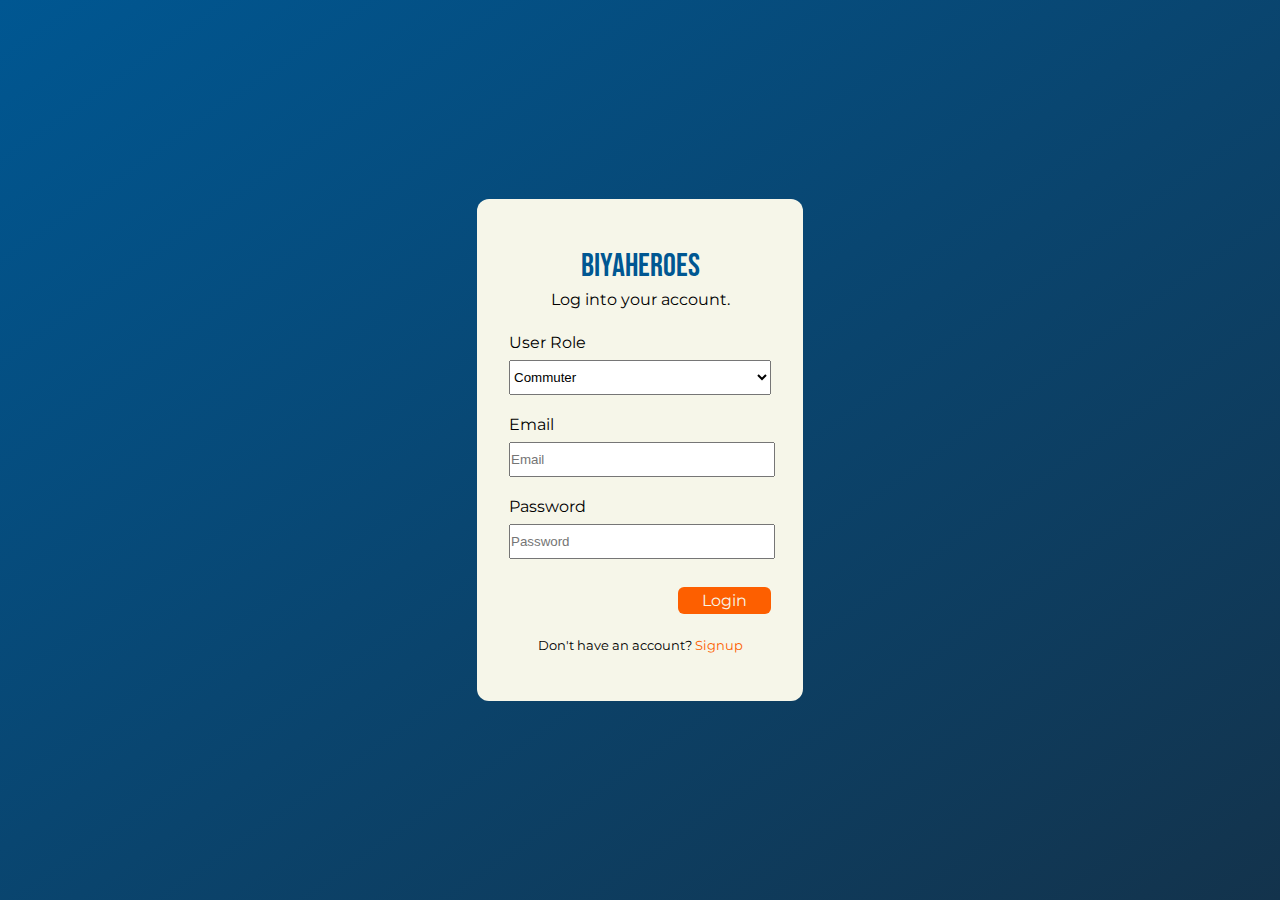
<file: index.html>
<!DOCTYPE html>
<html lang="en">
<head>
    <meta charset="UTF-8">
    <meta http-equiv="X-UA-Compatible" content="IE=edge">
    <meta name="viewport" content="width=device-width, initial-scale=1.0">
    <title>Login</title>
    <link rel="stylesheet" href="css/common.css">
    <link rel="stylesheet" href="css/login.css">
</head>
<body>
    
    <div class="container">

        <div class="header">
            <a href="#"><h1>BiyaHeroes</h1></a>
            <p>Log into your account.</p>
        </div>

        <form action="" class="form">

            <div class="form-item">
                <label for="user-role">User Role
                    <select name="user-role" id="user-role">
                        <option value="commuter">Commuter</option>
                        <option value="admin">Admin</option>
                    </select>
                </label>                
            </div>

            <div class="form-item">
                <label for="email">Email
                    <input type="email" id="email" placeholder="Email" required>
                </label>
                <small></small>
            </div>
            <div class="form-item">
                <label for="password">Password
                    <input type="password" id="password" placeholder="Password" required>
                </label>
                <small></small>
            </div>

            <div class="btn">
                <button type="submit">Login</button>
            </div>

        </form>

        <div class="footer">
            <p>Don't have an account? <a href="#">Signup</a></p>
        </div>
    </div>

</body>
</html>
</file>
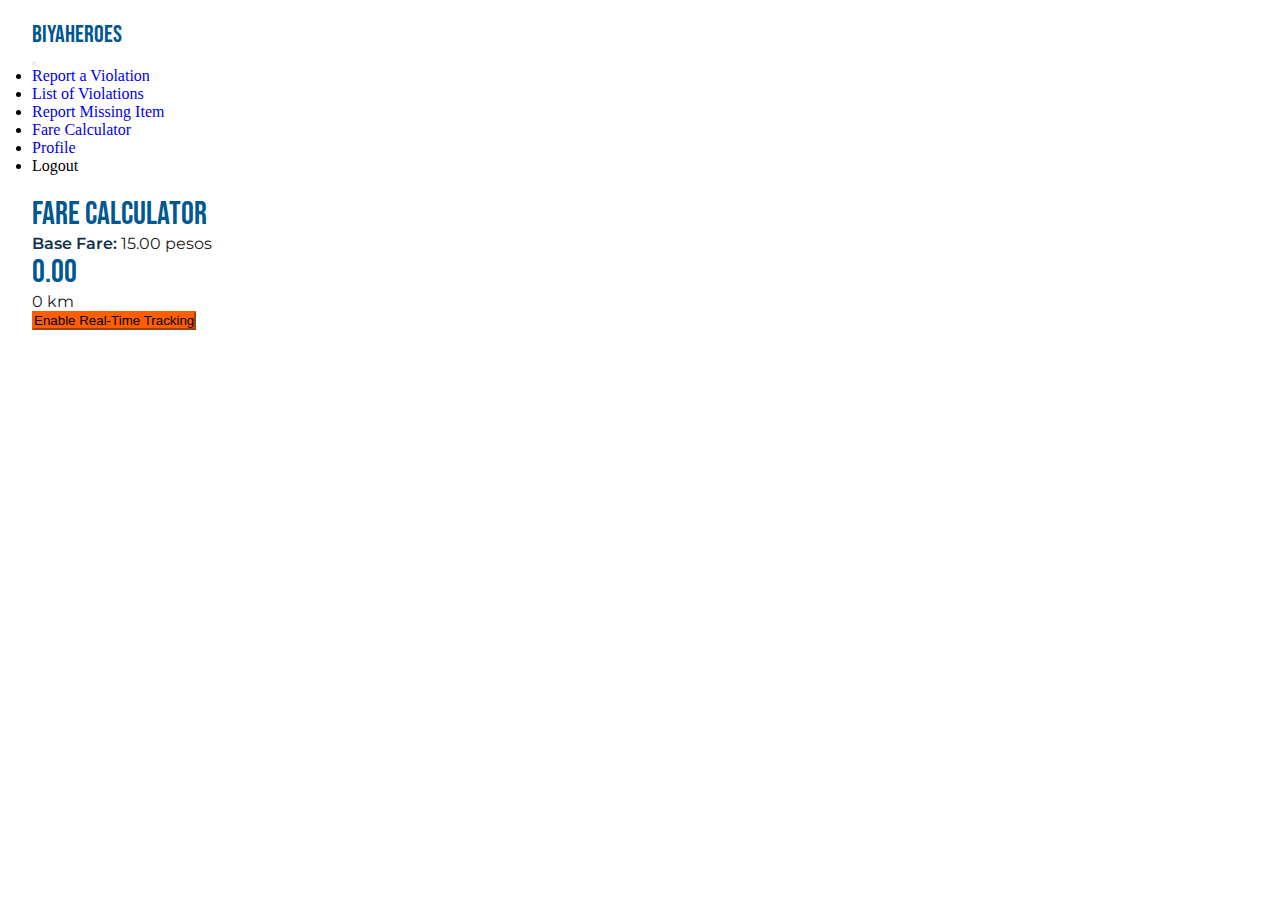
<file: fare-calc.html>
<!DOCTYPE html>
<html lang="en">
<head>
    <meta charset="UTF-8">
    <meta http-equiv="X-UA-Compatible" content="IE=edge">
    <meta name="viewport" content="width=device-width, initial-scale=1.0">
    <title>Fare Calculator</title>

    <link href="https://cdn.jsdelivr.net/npm/bootstrap@5.2.1/dist/css/bootstrap.min.css" rel="stylesheet" integrity="sha384-iYQeCzEYFbKjA/T2uDLTpkwGzCiq6soy8tYaI1GyVh/UjpbCx/TYkiZhlZB6+fzT" crossorigin="anonymous">
    <link rel="stylesheet" href="css/common.css">
    <link rel="stylesheet" href="css/fare-calc.css">

</head>
<body>
    
    <header>

        <nav class="navbar navbar-expand-md">
            <a href="home.html" class="navbar-brand"><h2>BiyaHeroes</h2></a>

            <button 
            class="navbar-toggler"
            type="button"
            data-bs-toggle="collapse"
            data-bs-target="#toggleMobileMenu"
            aria-controls="toggleMobileMenu"
            aria-expanded="false"
            aria-label="Toggle Navigation">
            
            <span class="navbar-toggler-icon"></span>
            </button>

            <div class="collapse navbar-collapse" id="toggleMobileMenu">
                <ul class="navbar-nav ms-auto">
                    <li>
                        <a href="violation-form.html" class="nav-link px-2">Report a Violation</a>
                    </li>

                    <li>
                        <a href="violation-list.html" class="nav-link px-2">List of Violations</a>
                    </li>

                    <li>
                        <a href="missing-item-form.html" class="nav-link px-2">Report Missing Item</a>
                    </li>

                    <li>
                        <a href="#" class="nav-link px-2 active">Fare Calculator</a>
                    </li>

                    <li>
                        <a href="profile.html" class="nav-link px-2">Profile</a>
                    </li>

                    <li>
                        <a class="nav-link px-2">Logout</a>
                    </li>
                </ul>
            </div>

        </nav>
    </header>

    <div class="container">

        <h1 class="text-center my-3">Fare Calculator</h1>

        <div class="row">

            <div class="col-md map-placeholder">
                <!-- <h1>Map</h1> -->
            </div>

            <div class="col-md text-center py-5">
                <p><span class="base-fare">Base Fare: </span> 15.00 pesos</p>
                <div class="py-3">
                <h1>0.00</h1>
                <p>0 km</p>
                </div>
                <button class="btn btn-primary btn-lg">Enable Real-Time Tracking</button>
            </div> 

        </div>

    </div>

    <script src="https://cdn.jsdelivr.net/npm/@popperjs/core@2.11.6/dist/umd/popper.min.js" integrity="sha384-oBqDVmMz9ATKxIep9tiCxS/Z9fNfEXiDAYTujMAeBAsjFuCZSmKbSSUnQlmh/jp3" crossorigin="anonymous"></script>
    <script src="https://cdn.jsdelivr.net/npm/bootstrap@5.2.1/dist/js/bootstrap.min.js" integrity="sha384-7VPbUDkoPSGFnVtYi0QogXtr74QeVeeIs99Qfg5YCF+TidwNdjvaKZX19NZ/e6oz" crossorigin="anonymous"></script>
</body>
</html>
</file>
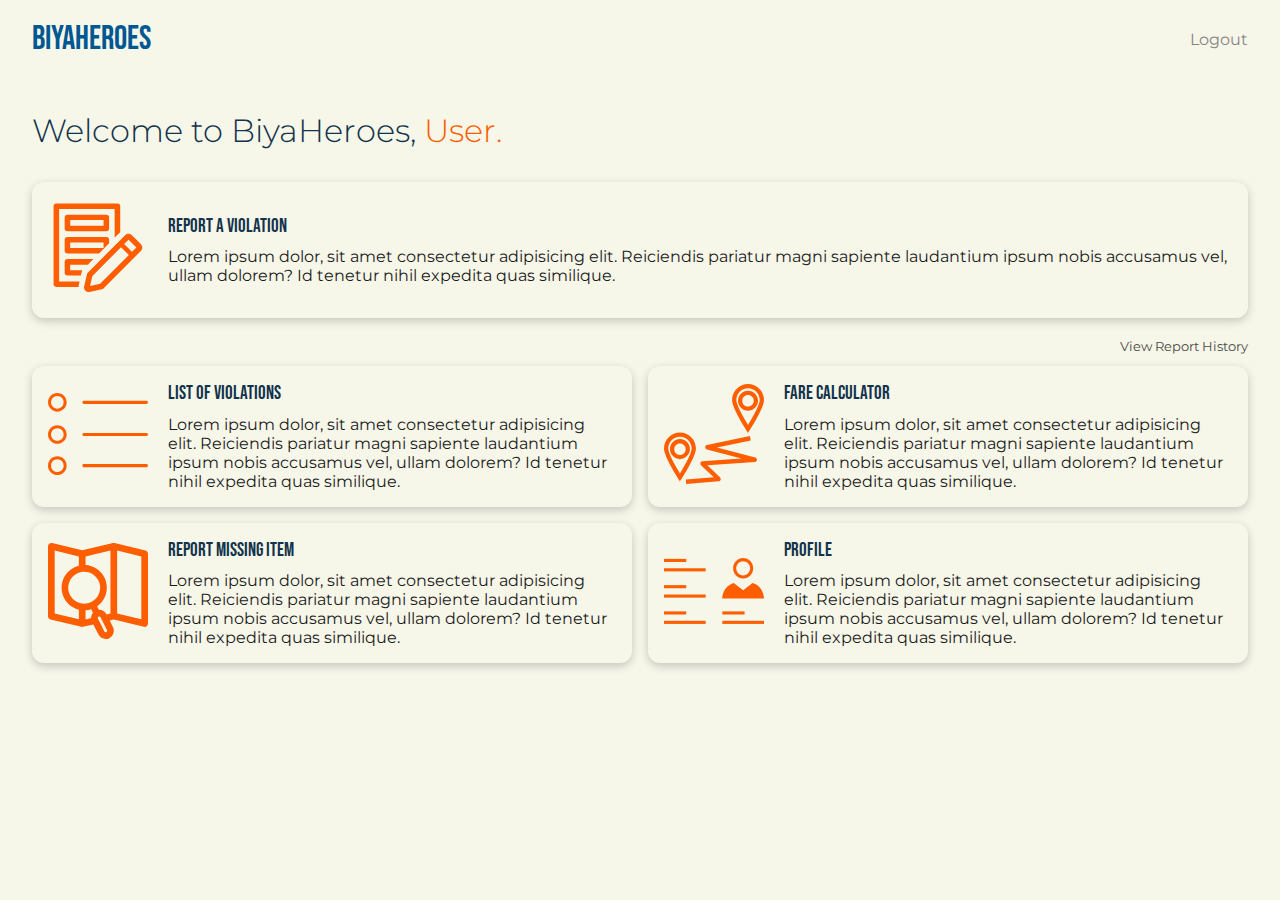
<file: home.html>
<!DOCTYPE html>
<html lang="en">
<head>
    <meta charset="UTF-8">
    <meta http-equiv="X-UA-Compatible" content="IE=edge">
    <meta name="viewport" content="width=device-width, initial-scale=1.0">
    <title>Home</title>

    <link rel="stylesheet" href="css/common.css">
    <link rel="stylesheet" href="css/home.css">
</head>
<body>
    <header>
        <nav>
            <a href="home.html"><h2>BiyaHeroes</h2></a>

            <div class="logout-btn">
                <p>Logout</p>
            </div>   
        </nav>
    </header>

    <div class="container">

        <h1 class="welcome-greeting">Welcome to BiyaHeroes, <span>User.</span></h1>

        <div class="wrapper">

            <a href="violation-form.html" class="card card-one">
                <div class="icon">
                    <img src="images/icons/form-svgrepo-com.svg" alt="">
                </div>
                <div class="description">
                    <h3>Report a Violation</h3>
                    <p>Lorem ipsum dolor, sit amet consectetur adipisicing elit. Reiciendis pariatur magni sapiente laudantium 
                        ipsum nobis accusamus vel, ullam dolorem? Id tenetur nihil expedita quas similique.</p>
                </div>
            </a>

            <div class="history">
                <a href=""><small>View Report History</small></a>
            </div>

            <a href="violation-list.html" class="card card-two">
                <div class="icon">
                    <img src="images/icons/list-svgrepo-com.svg" alt="">
                </div>
                <div class="description">
                    <h3>List of Violations</h3>
                    <p>Lorem ipsum dolor, sit amet consectetur adipisicing elit. Reiciendis pariatur magni sapiente laudantium 
                        ipsum nobis accusamus vel, ullam dolorem? Id tenetur nihil expedita quas similique.</p>
                </div>
            </a>

            <a href="fare-calc.html" class="card card-three">
                <div class="icon">
                    <img src="images/icons/distance-svgrepo-com.svg" alt="">
                </div>
                <div class="description">
                    <h3>Fare Calculator</h3>
                    <p>Lorem ipsum dolor, sit amet consectetur adipisicing elit. Reiciendis pariatur magni sapiente laudantium 
                        ipsum nobis accusamus vel, ullam dolorem? Id tenetur nihil expedita quas similique.</p>
                </div>
            </a>

            <a href="missing-item-form.html" class="card card-four">
                <div class="icon">
                    <img src="images/icons/find-on-map-svgrepo-com.svg" alt="">
                </div>
                <div class="description">
                    <h3>Report Missing Item</h3>
                    <p>Lorem ipsum dolor, sit amet consectetur adipisicing elit. Reiciendis pariatur magni sapiente laudantium 
                        ipsum nobis accusamus vel, ullam dolorem? Id tenetur nihil expedita quas similique.</p>
                </div>
            </a>

            <a href="profile.html" class="card card-five">
                <div class="icon">
                    <img src="images/icons/profile-user-svgrepo-com.svg" alt="">
                </div>
                <div class="description">
                    <h3>Profile</h3>
                    <p>Lorem ipsum dolor, sit amet consectetur adipisicing elit. Reiciendis pariatur magni sapiente laudantium 
                        ipsum nobis accusamus vel, ullam dolorem? Id tenetur nihil expedita quas similique.</p>
                </div>
            </a>

        </div>
    </div>
</body>
</html>
</file>
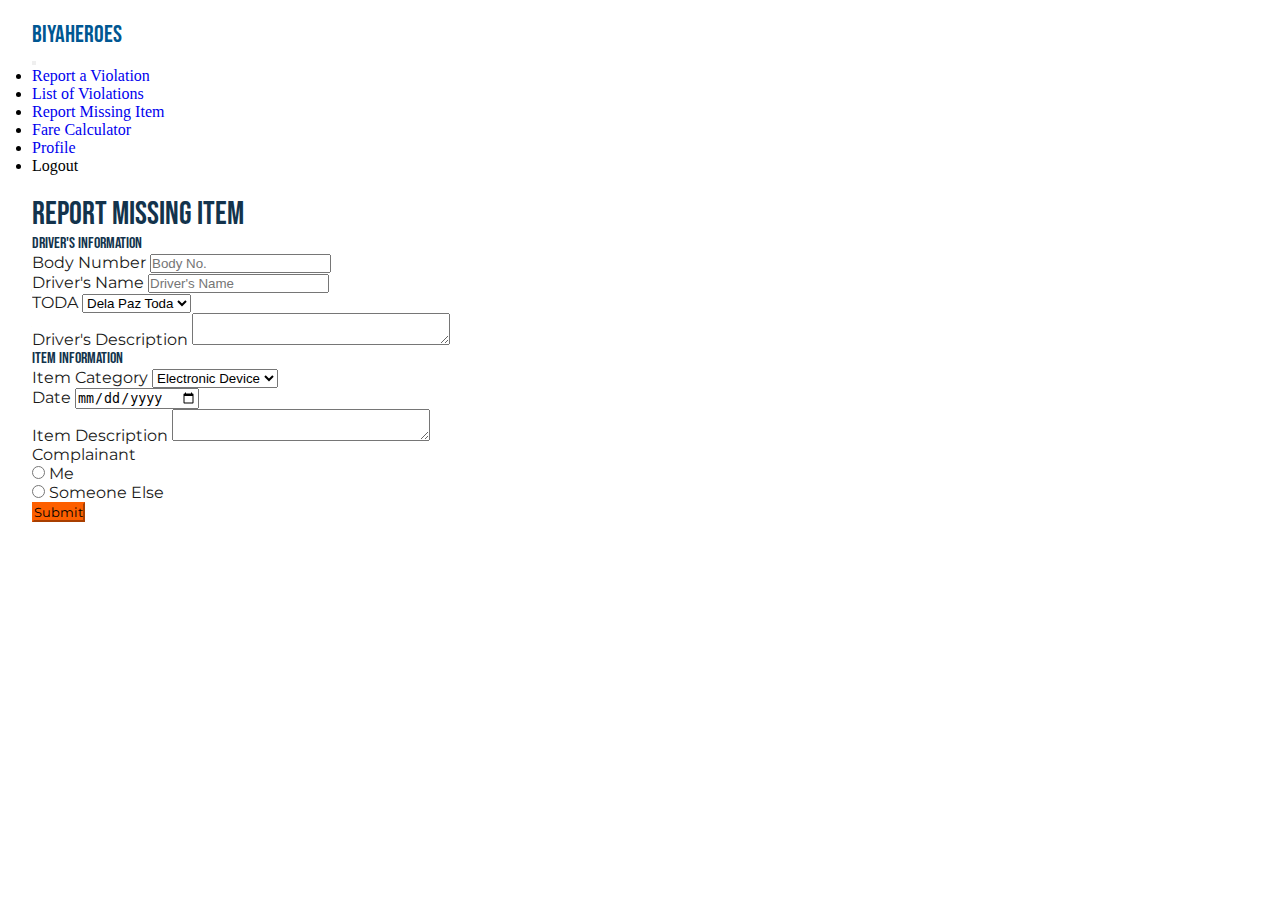
<file: missing-item-form.html>
<!DOCTYPE html>
<html lang="en">
<head>
    <meta charset="UTF-8">
    <meta http-equiv="X-UA-Compatible" content="IE=edge">
    <meta name="viewport" content="width=device-width, initial-scale=1.0">
    <title>Report Missing Item</title>

    <link href="https://cdn.jsdelivr.net/npm/bootstrap@5.2.1/dist/css/bootstrap.min.css" rel="stylesheet" integrity="sha384-iYQeCzEYFbKjA/T2uDLTpkwGzCiq6soy8tYaI1GyVh/UjpbCx/TYkiZhlZB6+fzT" crossorigin="anonymous">
    <link rel="stylesheet" href="css/common.css">
    <link rel="stylesheet" href="css/missing-item-form.css">
</head>
<body>

    <header>

        <nav class="navbar navbar-expand-md">
            <a href="home.html" class="navbar-brand"><h2>BiyaHeroes</h2></a>

            <button 
            class="navbar-toggler"
            type="button"
            data-bs-toggle="collapse"
            data-bs-target="#toggleMobileMenu"
            aria-controls="toggleMobileMenu"
            aria-expanded="false"
            aria-label="Toggle Navigation">
            
            <span class="navbar-toggler-icon"></span>
            </button>

            <div class="collapse navbar-collapse" id="toggleMobileMenu">
                <ul class="navbar-nav ms-auto">
                    <li>
                        <a href="violation-form.html" class="nav-link px-2">Report a Violation</a>
                    </li>

                    <li>
                        <a href="violation-list.html" class="nav-link px-2">List of Violations</a>
                    </li>

                    <li>
                        <a href="#" class="nav-link px-2  active">Report Missing Item</a>
                    </li>

                    <li>
                        <a href="fare-calc.html" class="nav-link px-2">Fare Calculator</a>
                    </li>

                    <li>
                        <a href="profile.html" class="nav-link px-2">Profile</a>
                    </li>

                    <li>
                        <a class="nav-link px-2">Logout</a>
                    </li>
                </ul>
            </div>

        </nav>
    </header>

    <h1>Report Missing Item</h1>

    <form action="">
        <div class="row g-1 mt-3">
            <h4>Driver's Information</h4>

            <div class="form-group p-1 col-md-4">
                <label for="body-num" class="form-label">Body Number</label>
                    <input type="text" class="form-control" id="body-num" name="body-num" placeholder="Body No." required>   
            </div>

            <div class="form-group p-1 col-md-4">
                <label for="driver-name" class="form-label">Driver's Name</label>
                    <input type="text" class="form-control" id="driver-name" name="driver-name" placeholder="Driver's Name" required>
            </div>
            <div class="form-group p-1 col-md-4">
                <label for="toda" class="form-label">TODA</label>
                    <select name="toda" id="toda" class="form-control">
                        <option value="delpatoda">Dela Paz Toda</option>
                        <option value="malabantoda">Malaban Toda</option>
                        <option value="zapotetoda">Zapote Toda</option>
                    </select>
            </div>

            <div class="form-group p-1 col-md-12">
                <label for="driver-desc" class="form-label">Driver's Description</label>
                <textarea name="driver-desc" id="driver-desc" cols="30" rows="2" class="form-control"></textarea>
            </div>
        </div>

        <div class="row g-1 mt-3">
            <h4>Item Information</h4>

            <div class="form-group p-1 col-md-4">
                <label for="" class="form-label">Item Category</label>
                <select name="item-type" id="item-type" class="form-control">
                    <option value="electronic-device">Electronic Device</option>
                    <option value="money">Money</option>
                    <option value="food-bev">Food & Beverage</option>
                </select>
            </div>

            <div class="form-group p-1 col-md-4">
                <label for="date" class="form-label">Date</label>
                    <input type="date" name="date" id="date" class="form-control">
            </div>

            <div class="form-group p-1 col-md-12">
                <label for="driver-desc" class="form-label">Item Description</label>
                <textarea name="driver-desc" id="driver-desc" cols="30" rows="2" class="form-control"></textarea>
            </div>

            <div class="form-group p-1">
                <p>Complainant</p>
                <div class="form-check">
                    
                    <input type="radio" name="complainant" id="me" class="form-check-input">
                    <label for="me" class="form-check-label">Me</label>
                </div>
    
                <div class="form-check">
                    <input type="radio" name="complainant" id="someone-else" class="form-check-input">
                    <label for="someone-else" class="form-check-label">Someone Else</label>
                </div>
            </div>

        </div>

        <div class="text-center">
            <button type="submit" class="btn btn-primary mt-4 mb-4">Submit</button>   
        </div>
        
    </form>

    <script src="https://cdn.jsdelivr.net/npm/@popperjs/core@2.11.6/dist/umd/popper.min.js" integrity="sha384-oBqDVmMz9ATKxIep9tiCxS/Z9fNfEXiDAYTujMAeBAsjFuCZSmKbSSUnQlmh/jp3" crossorigin="anonymous"></script>
    <script src="https://cdn.jsdelivr.net/npm/bootstrap@5.2.1/dist/js/bootstrap.min.js" integrity="sha384-7VPbUDkoPSGFnVtYi0QogXtr74QeVeeIs99Qfg5YCF+TidwNdjvaKZX19NZ/e6oz" crossorigin="anonymous"></script>
</body>
</html>
</file>
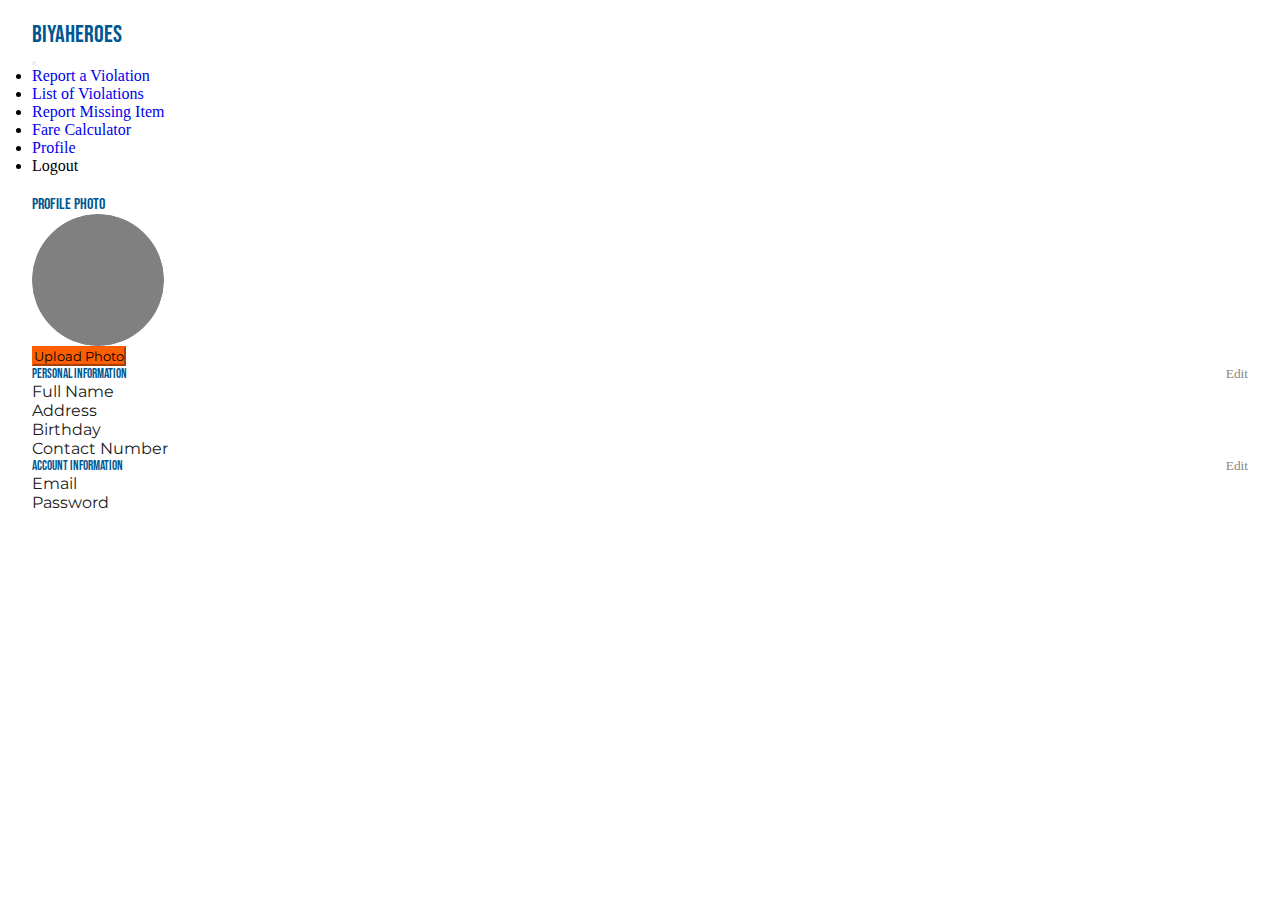
<file: profile.html>
<!DOCTYPE html>
<html lang="en">
<head>
    <meta charset="UTF-8">
    <meta http-equiv="X-UA-Compatible" content="IE=edge">
    <meta name="viewport" content="width=device-width, initial-scale=1.0">
    <title>Profile</title>

    <link href="https://cdn.jsdelivr.net/npm/bootstrap@5.2.1/dist/css/bootstrap.min.css" rel="stylesheet" integrity="sha384-iYQeCzEYFbKjA/T2uDLTpkwGzCiq6soy8tYaI1GyVh/UjpbCx/TYkiZhlZB6+fzT" crossorigin="anonymous">
    <link rel="stylesheet" href="css/common.css">
    <link rel="stylesheet" href="css/profile.css">

</head>
<body>

    <header>

        <nav class="navbar navbar-expand-md">
            <a href="home.html" class="navbar-brand"><h2>BiyaHeroes</h2></a>

            <button 
            class="navbar-toggler"
            type="button"
            data-bs-toggle="collapse"
            data-bs-target="#toggleMobileMenu"
            aria-controls="toggleMobileMenu"
            aria-expanded="false"
            aria-label="Toggle Navigation">
            
            <span class="navbar-toggler-icon"></span>
            </button>

            <div class="collapse navbar-collapse" id="toggleMobileMenu">
                <ul class="navbar-nav ms-auto">
                    <li>
                        <a href="violation-form.html" class="nav-link px-2">Report a Violation</a>
                    </li>

                    <li>
                        <a href="violation-list.html" class="nav-link px-2">List of Violations</a>
                    </li>

                    <li>
                        <a href="missing-item-form.html" class="nav-link px-2">Report Missing Item</a>
                    </li>

                    <li>
                        <a href="fare-calc.html" class="nav-link px-2">Fare Calculator</a>
                    </li>

                    <li>
                        <a href="#" class="nav-link px-2 active">Profile</a>
                    </li>

                    <li>
                        <a class="nav-link px-2">Logout</a>
                    </li>
                </ul>
            </div>

        </nav>
    </header>

    <div class="container mt-3">
        <div class="row">
            <div class="col-md-3 d-flex flex-column align-items-center">
                <h4>Profile Photo</h4>

                <div id="profile-photo-placement" class="mb-3">
                </div>
                <input type="file" name="profile-photo" id="profile-photo">
                <button class="btn btn-secondary"><label for="profile-photo">Upload Photo</label></button>

            </div>

            <div class="col-md-9 right">

                <div class="to-edit">
                    <h5>Personal Information</h5>
                    <small>Edit</small>
                </div>

                <p class="py-1">Full Name</p>
                <p class="py-1">Address</p>
                <p class="py-1">Birthday</p>
                <p class="py-1">Contact Number</p>

                <div class="to-edit mt-4">
                    <h5>Account Information</h5>
                    <small>Edit</small>
                </div>

                <p class="py-1">Email</p>
                <p class="py-1">Password</p>
            </div>
        </div>
    </div>

     <script src="https://cdn.jsdelivr.net/npm/@popperjs/core@2.11.6/dist/umd/popper.min.js" integrity="sha384-oBqDVmMz9ATKxIep9tiCxS/Z9fNfEXiDAYTujMAeBAsjFuCZSmKbSSUnQlmh/jp3" crossorigin="anonymous"></script>
    <script src="https://cdn.jsdelivr.net/npm/bootstrap@5.2.1/dist/js/bootstrap.min.js" integrity="sha384-7VPbUDkoPSGFnVtYi0QogXtr74QeVeeIs99Qfg5YCF+TidwNdjvaKZX19NZ/e6oz" crossorigin="anonymous"></script>
</body>
</html>
</file>
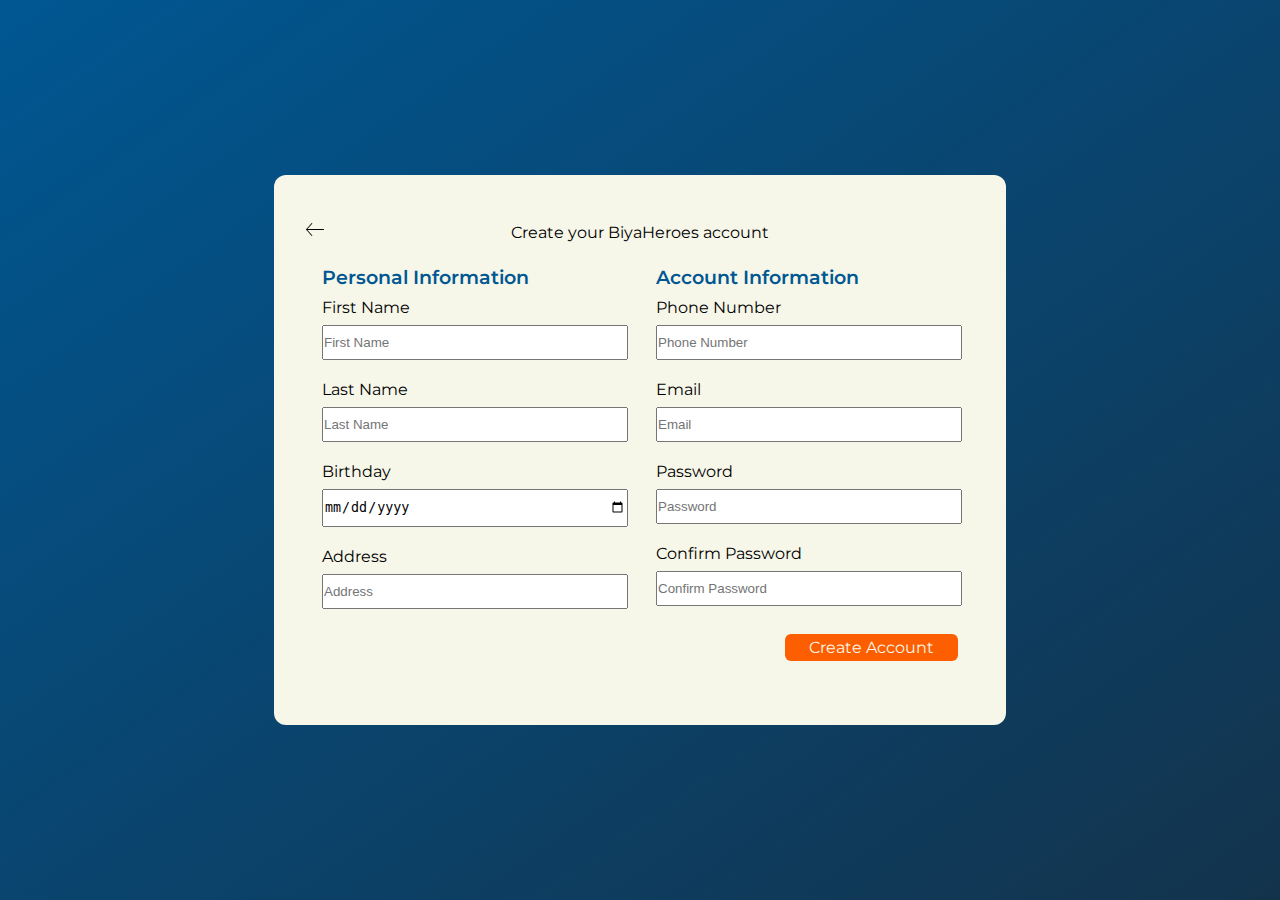
<file: signup.html>
<!DOCTYPE html>
<html lang="en">
<head>
    <meta charset="UTF-8">
    <meta http-equiv="X-UA-Compatible" content="IE=edge">
    <meta name="viewport" content="width=device-width, initial-scale=1.0">

    <title>Signup</title>

    <link rel="stylesheet" href="css/common.css">
    <link rel="stylesheet" href="css/signup.css">
</head>

<body>

    <div class="container">
        
        <div class="header">
            <img src="images/icons/arrow-thin-left-icon.svg" alt="back-button">
            <p>Create your BiyaHeroes account</p>
        </div>

        <form action="" class="my-form">

            <div class="col">
                <h3>Personal Information</h3>

                <div class="form-item">
                    <label for="first-name">First Name
                        <input type="text" name="first-name" id="first-name" placeholder="First Name" required>
                    </label>
                    <small></small>
                </div>

                <div class="form-item">
                    <label for="last-name">Last Name
                        <input type="text" name="last-name" id="last-name" placeholder="Last Name" required>
                    </label>
                    <small></small>
                </div>

                <div class="form-item">
                    <label for="birthday">Birthday
                        <input type="date" name="birthday" id="birthday" placeholder="Birthday" required>
                    </label>
                    <small></small>
                </div>

                <div class="form-item">
                    <label for="address">Address
                        <input type="text" name="address" id="address" placeholder="Address" required>
                    </label>
                    <small></small>
                </div>

            </div>

            <div class="col">
                <h3>Account Information</h3>
                
                <div class="form-item">
                    <label for="phone-num">Phone Number
                        <input type="number" name="phone-num" id="phone-num" placeholder="Phone Number" required>
                    </label>
                    <small></small>
                </div>

                <div class="form-item">
                    <label for="email">Email
                        <input type="email" name="email" id="email" placeholder="Email" required>
                    </label>
                    <small></small>
                </div>

                <div class="form-item">
                    <label for="password">Password
                        <input type="password" name="password" id="password" placeholder="Password" required>
                    </label>
                    <small></small>
                </div>

                <div class="form-item">
                    <label for="confirm-pass">Confirm Password
                        <input type="password" name="confirm-pass" id="confirm-pass" placeholder="Confirm Password" required>
                    </label>
                    <small></small>
                </div>

                <div class="btn">
                    <button type="submit">Create Account</button>
                </div>
                               
            </div>

 

        </form>
    </div>
</body>
</html>
</file>
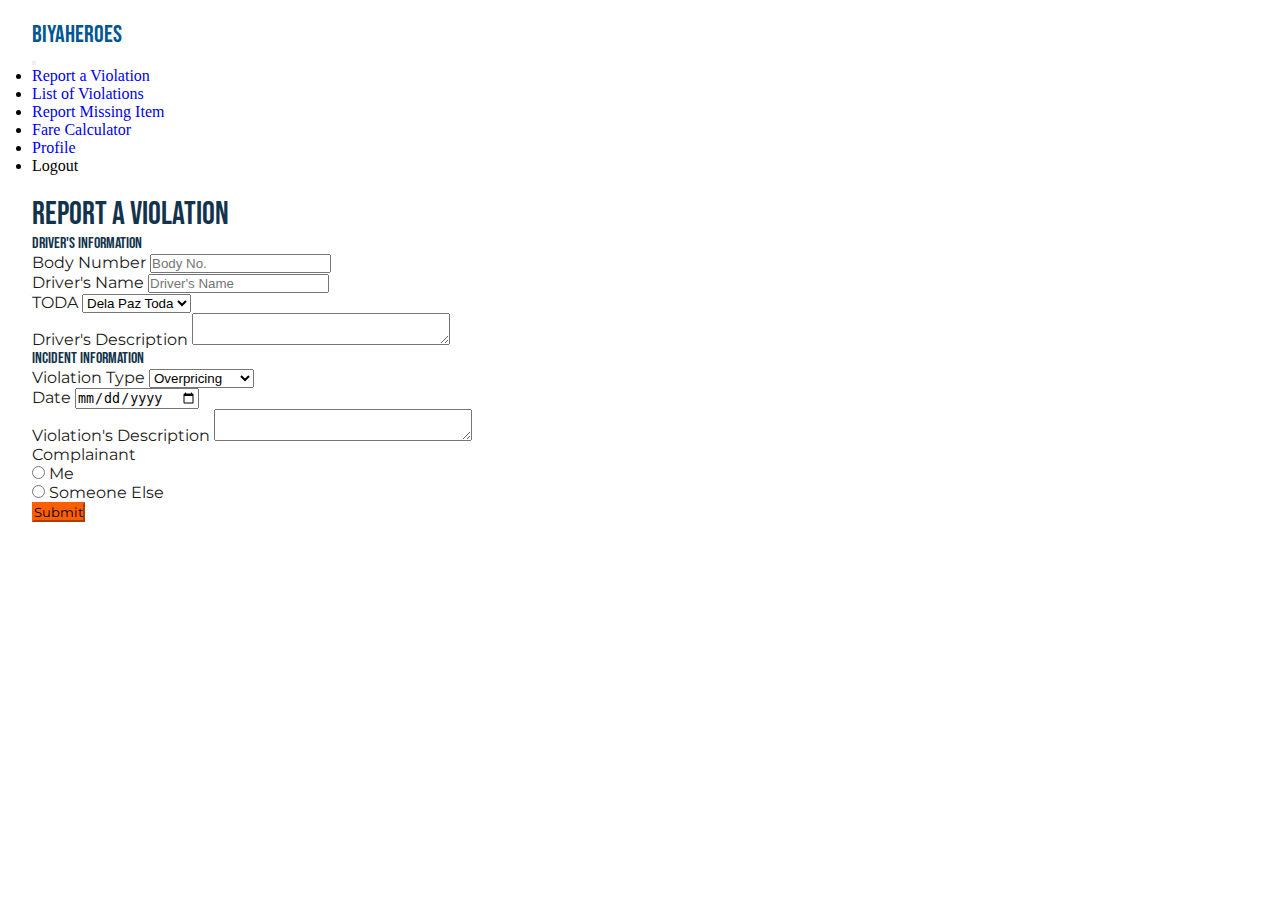
<file: violation-form.html>
<!DOCTYPE html>
<html lang="en">
<head>
    <meta charset="UTF-8">
    <meta http-equiv="X-UA-Compatible" content="IE=edge">
    <meta name="viewport" content="width=device-width, initial-scale=1.0">
    <title>Report a Violation</title>

    <link href="https://cdn.jsdelivr.net/npm/bootstrap@5.2.1/dist/css/bootstrap.min.css" rel="stylesheet" integrity="sha384-iYQeCzEYFbKjA/T2uDLTpkwGzCiq6soy8tYaI1GyVh/UjpbCx/TYkiZhlZB6+fzT" crossorigin="anonymous">
    <link rel="stylesheet" href="css/common.css">
    <link rel="stylesheet" href="css/violation-form.css">

</head>
<body>
    <header>

        <nav class="navbar navbar-expand-md">
            <a href="home.html" class="navbar-brand"><h2>BiyaHeroes</h2></a>

            <button 
            class="navbar-toggler"
            type="button"
            data-bs-toggle="collapse"
            data-bs-target="#toggleMobileMenu"
            aria-controls="toggleMobileMenu"
            aria-expanded="false"
            aria-label="Toggle Navigation">
            
            <span class="navbar-toggler-icon"></span>
            </button>

            <div class="collapse navbar-collapse" id="toggleMobileMenu">
                <ul class="navbar-nav ms-auto">
                    <li>
                        <a href="#" class="nav-link px-2 active">Report a Violation</a>
                    </li>

                    <li>
                        <a href="violation-list.html" class="nav-link px-2">List of Violations</a>
                    </li>

                    <li>
                        <a href="missing-item-form.html" class="nav-link px-2">Report Missing Item</a>
                    </li>

                    <li>
                        <a href="fare-calc.html" class="nav-link px-2">Fare Calculator</a>
                    </li>

                    <li>
                        <a href="profile.html" class="nav-link px-2">Profile</a>
                    </li>

                    <li>
                        <a class="nav-link px-2 logout">Logout</a>
                    </li>
                </ul>
            </div>

        </nav>
    </header>

    <h1>Report a Violation</h1>

    <form action="">
        <div class="row g-1 mt-3">
            <h4>Driver's Information</h4>

            <div class="form-group p-1 col-md-4">
                <label for="body-num" class="form-label">Body Number</label>
                    <input type="text" class="form-control" id="body-num" name="body-num" placeholder="Body No." required>   
            </div>

            <div class="form-group p-1 col-md-4">
                <label for="driver-name" class="form-label">Driver's Name</label>
                    <input type="text" class="form-control" id="driver-name" name="driver-name" placeholder="Driver's Name" required>
            </div>
            <div class="form-group p-1 col-md-4">
                <label for="toda" class="form-label">TODA</label>
                    <select name="toda" id="toda" class="form-control">
                        <option value="delpatoda">Dela Paz Toda</option>
                        <option value="malabantoda">Malaban Toda</option>
                        <option value="zapotetoda">Zapote Toda</option>
                    </select>
            </div>

            <div class="form-group p-1 col-md-12">
                <label for="driver-desc" class="form-label">Driver's Description</label>
                <textarea name="driver-desc" id="driver-desc" cols="30" rows="2" class="form-control"></textarea>
            </div>
        </div>

        <div class="row g-1 mt-3">
            <h4>Incident Information</h4>

            <div class="form-group p-1 col-md-4">
                <label for="" class="form-label">Violation Type</label>
                <select name="violation-type" id="violation-type" class="form-control">
                    <option value="overpricing">Overpricing</option>
                    <option value="drunk-drive">Drunk Driving</option>
                    <option value="over-speed">Overspeeding</option>
                </select>
            </div>

            <div class="form-group p-1 col-md-4">
                <label for="date" class="form-label">Date</label>
                    <input type="date" name="date" id="date" class="form-control">
            </div>

            <div class="form-group p-1 col-md-12">
                <label for="driver-desc" class="form-label">Violation's Description</label>
                <textarea name="driver-desc" id="driver-desc" cols="30" rows="2" class="form-control"></textarea>
            </div>

            <div class="form-group p-1">
                <p>Complainant</p>
                <div class="form-check">
                    
                    <input type="radio" name="complainant" id="me" class="form-check-input">
                    <label for="me" class="form-check-label">Me</label>
                </div>
    
                <div class="form-check">
                    <input type="radio" name="complainant" id="someone-else" class="form-check-input">
                    <label for="someone-else" class="form-check-label">Someone Else</label>
                </div>
            </div>

        </div>

        <div class="text-center">
            <button type="submit" class="btn btn-primary mt-4 mb-4">Submit</button>   
        </div>
        
    </form>
    <script src="https://cdn.jsdelivr.net/npm/@popperjs/core@2.11.6/dist/umd/popper.min.js" integrity="sha384-oBqDVmMz9ATKxIep9tiCxS/Z9fNfEXiDAYTujMAeBAsjFuCZSmKbSSUnQlmh/jp3" crossorigin="anonymous"></script>
    <script src="https://cdn.jsdelivr.net/npm/bootstrap@5.2.1/dist/js/bootstrap.min.js" integrity="sha384-7VPbUDkoPSGFnVtYi0QogXtr74QeVeeIs99Qfg5YCF+TidwNdjvaKZX19NZ/e6oz" crossorigin="anonymous"></script>
</body>
</html>
</file>
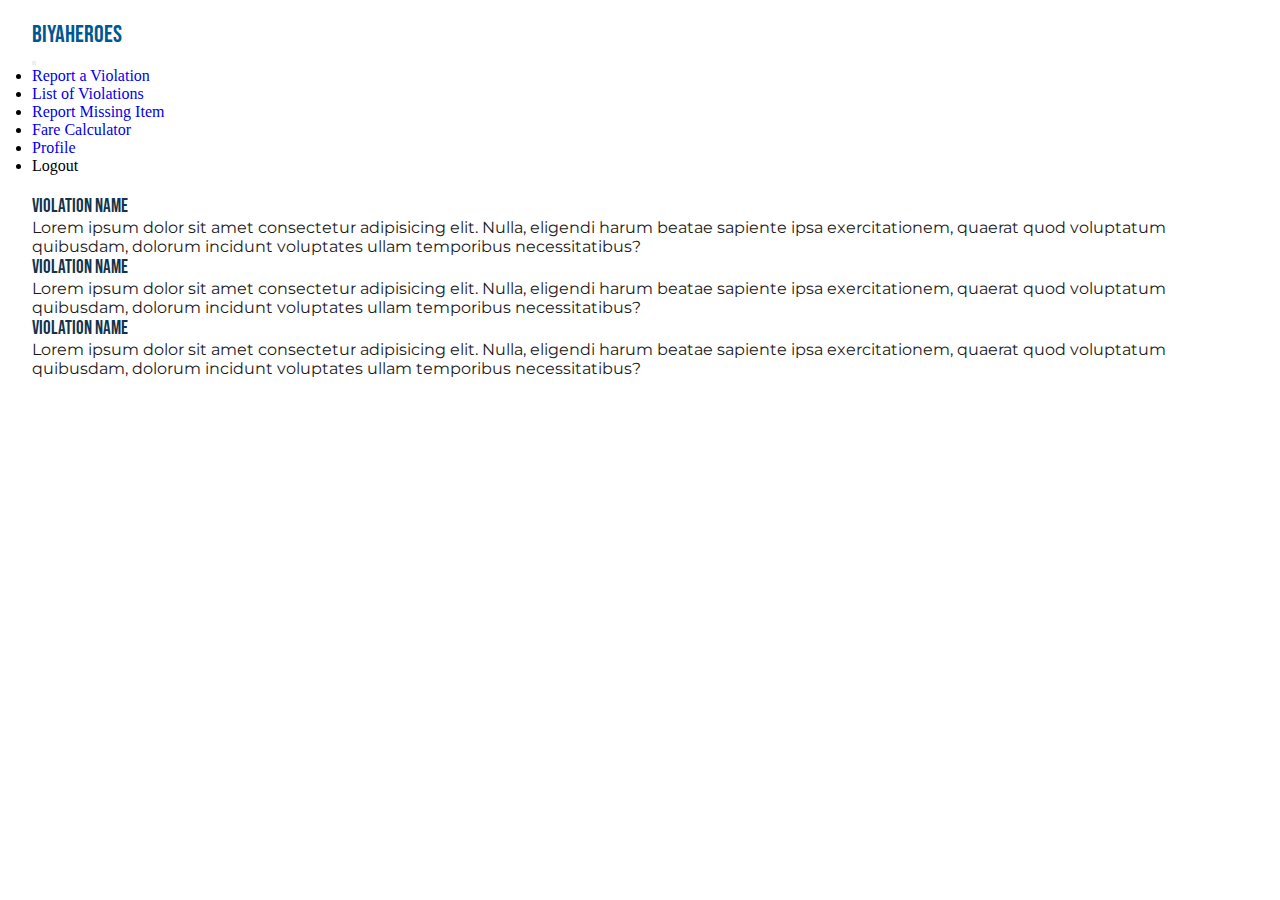
<file: violation-list.html>
<!DOCTYPE html>
<html lang="en">
<head>
    <meta charset="UTF-8">
    <meta http-equiv="X-UA-Compatible" content="IE=edge">
    <meta name="viewport" content="width=device-width, initial-scale=1.0">
    <title>List of Violations</title>

    <link href="https://cdn.jsdelivr.net/npm/bootstrap@5.2.1/dist/css/bootstrap.min.css" rel="stylesheet" integrity="sha384-iYQeCzEYFbKjA/T2uDLTpkwGzCiq6soy8tYaI1GyVh/UjpbCx/TYkiZhlZB6+fzT" crossorigin="anonymous">
    <link rel="stylesheet" href="css/common.css">
    <link rel="stylesheet" href="css/violation-list.css">

</head>
<body>
    
    <header>

        <nav class="navbar navbar-expand-md">
            <a href="home.html" class="navbar-brand"><h2>BiyaHeroes</h2></a>

            <button 
            class="navbar-toggler"
            type="button"
            data-bs-toggle="collapse"
            data-bs-target="#toggleMobileMenu"
            aria-controls="toggleMobileMenu"
            aria-expanded="false"
            aria-label="Toggle Navigation">
            
            <span class="navbar-toggler-icon"></span>
            </button>

            <div class="collapse navbar-collapse" id="toggleMobileMenu">
                <ul class="navbar-nav ms-auto">
                    <li>
                        <a href="violation-form.html" class="nav-link px-2">Report a Violation</a>
                    </li>

                    <li>
                        <a href="#" class="nav-link px-2  active">List of Violations</a>
                    </li>

                    <li>
                        <a href="missing-item-form.html" class="nav-link px-2">Report Missing Item</a>
                    </li>

                    <li>
                        <a href="fare-calc.html" class="nav-link px-2">Fare Calculator</a>
                    </li>

                    <li>
                        <a href="profile.html" class="nav-link px-2">Profile</a>
                    </li>

                    <li>
                        <a class="nav-link px-2">Logout</a>
                    </li>
                </ul>
            </div>

        </nav>
    </header>

    <div class="container-md">
        <div class="row border-bottom mt-3">
            <h3>Violation Name</h3>
            <p class="mt-2 mb-3">Lorem ipsum dolor sit amet consectetur adipisicing elit. Nulla, eligendi harum beatae sapiente ipsa exercitationem, quaerat quod voluptatum quibusdam, dolorum incidunt voluptates ullam temporibus necessitatibus?</p>
        </div>

        <div class="row border-bottom mt-3">
            <h3>Violation Name</h3>
            <p class="mt-2 mb-3">Lorem ipsum dolor sit amet consectetur adipisicing elit. Nulla, eligendi harum beatae sapiente ipsa exercitationem, quaerat quod voluptatum quibusdam, dolorum incidunt voluptates ullam temporibus necessitatibus?</p>
        </div>

        <div class="row border-bottom mt-3">
            <h3>Violation Name</h3>
            <p class="mt-2 mb-3">Lorem ipsum dolor sit amet consectetur adipisicing elit. Nulla, eligendi harum beatae sapiente ipsa exercitationem, quaerat quod voluptatum quibusdam, dolorum incidunt voluptates ullam temporibus necessitatibus?</p>
        </div>
        
    </div>

    <script src="https://cdn.jsdelivr.net/npm/@popperjs/core@2.11.6/dist/umd/popper.min.js" integrity="sha384-oBqDVmMz9ATKxIep9tiCxS/Z9fNfEXiDAYTujMAeBAsjFuCZSmKbSSUnQlmh/jp3" crossorigin="anonymous"></script>
    <script src="https://cdn.jsdelivr.net/npm/bootstrap@5.2.1/dist/js/bootstrap.min.js" integrity="sha384-7VPbUDkoPSGFnVtYi0QogXtr74QeVeeIs99Qfg5YCF+TidwNdjvaKZX19NZ/e6oz" crossorigin="anonymous"></script>
</body>
</html>
</file>
<file: css/common.css>
@import url('https://fonts.googleapis.com/css2?family=Bebas+Neue&family=Montserrat:ital,wght@0,400;0,600;1,200&display=swap');

:root {
    --primary-bg-color: #F6F6E9;
    --secondary-color-blue: #005792;
    --secondary-color-darkblue: #13334C;
    --tertiary-color-orange: #FD5F00;
    --text-color-black: #1B1B1A;
    --shadow-color-one: #4B4B48;
    --shadow-color-two: #868682;
    --gradient-bg: linear-gradient(to bottom right, #005792, #13334C);
}

* {
    margin: 0;
    padding: 0;    
}

h1,
h2,
h3,
h4,
h5,
h6 {
    font-family: 'Bebas Neue';
    font-weight: 300;
}

p, label {
    font-family: 'Montserrat';
}

a {
    text-decoration: none;
}
</file>
<file: css/login.css>
body {
    height: 100vh;
    display: flex;
    justify-content: center;
    align-items: center;
    background-image: var(--gradient-bg);
}

/*DIVS*/

.container {
    width: fit-content;
    padding: 2em;
    border-radius: 12px;
    background-color: var(--primary-bg-color);
}

.header {
    margin: 1em 0;
    text-align: center;
}

.form {
    margin: 1.5em 0;
}

.form .form-item {
    display: block;
    padding-bottom: 1.25em;
}

.form .btn{
    margin: .5em 0;
    text-align: end;
}

.footer {
    margin: 1em 0;
    text-align: center;
}

/*FORM ITEMS*/

.form-item input,
.form-item select{
    width: 100%;
    margin-top: 8px;
    padding: 8px 0;
}

.btn button {
    font-size: 1rem;
    padding: .25em 1.5em;
    font-family: 'Montserrat', sans-serif;
    font-family: 500;
    color: var(--primary-bg-color);
    background-color: var(--tertiary-color-orange);
    border-radius: 6px;
    border:0;
    cursor:pointer;
}

/*TYPOGRAPHY*/

.header h1{
    margin-bottom: .125em;
}

.header a{
    color: var(--secondary-color-blue);
}

.footer p{
    font-size: .80rem;
}

.footer a {
    color:var(--tertiary-color-orange);
}


@media (max-width:576px) {
    
    .container {
        width: 100%;
        height: 100%;
        display: flex;
        flex-direction: column;
        justify-content: space-evenly;
        align-items: center;
    }

    .header h1{
        font-size: 2.5rem;
    }

    p, 
    label,
    .btn button {
        font-size:1.25rem;
    }

    .footer p{
        font-size: 1rem;
    }

    .form {
        width: 100%;
    }

}
</file>
<file: css/fare-calc.css>
body {
    margin: 0 2em;
    /* background-color: pink; */
}

header {
    padding: 1.25em 0;
}

.navbar {
    padding: 0;
}

.navbar-brand > h2 {
    margin-bottom: 0;
    color: var(--secondary-color-blue);
}

.logout {
    cursor: pointer;
}

h1 {
    color: var(--secondary-color-blue);
}

span {
    color: var(--secondary-color-darkblue);
}

p {
    color: var(--text-color-black);
}

.btn-primary {
    background-color: var(--tertiary-color-orange);
    border-color: var(--tertiary-color-orange);
}

.map-placeholder {
    background-color: gray;
    width: 100%;
}

.base-fare {
    font-weight: 600;
}
</file>
<file: css/home.css>
body {
    margin: 0 2em;
    background-color: var(--primary-bg-color);
}

header {
    padding: 1.25em 0;
}

header nav {
    display: flex;
    justify-content: space-between;
    align-items: center;
}

.wrapper {
    display: grid;
    grid-template-columns: 1fr 1fr;
    grid-gap: 1em;
    position: relative;
    margin-bottom: 2em;
}

.card-one {
    grid-column:1/3;
    margin-bottom: 2em;
}

.wrapper .card {
    display: flex;
    align-items: center;
    background-color: var(--primary-bg-color);
    box-shadow: 0 3px 10px rgb(0 0 0 / 0.2);
    padding: 1em;
    border-radius: 12px;
}

.card .description {
    margin-left:1.25em;
}

.history {
    position: absolute;
    right: 0;
    top: 32%;
}

.icon img{
    width: 100px;
    filter: invert(61%) sepia(90%) saturate(5591%) hue-rotate(3deg) brightness(104%) contrast(103%);
}

/*TYPOGRAPHY*/

nav > a > h2 {
    font-size: calc(1.325rem + 0.9vw);
    font-weight: 500;
    line-height: 1.2;
    color: var(--secondary-color-blue);
}

.logout-btn p {
    cursor: pointer;
    color: var(--shadow-color-two);
}

.logout-btn p:hover {
    color: var(--text-color-black);
}

.container .welcome-greeting {
    font-family: 'Montserrat', sans-serif;
    padding: 1em 0;
    color: var(--secondary-color-darkblue);
}

.welcome-greeting span {
    color: var(--tertiary-color-orange);
}

.description h3 {
    margin-bottom: .5em;
    color: var(--secondary-color-darkblue);
}

.description p {
    color: var(--text-color-black);
}

.history a {
    font-family: 'Montserrat', sans-serif;
    color: var(--shadow-color-one);
}

.history a:hover {
    color: var(--secondary-color-blue);
}

@media (max-width:567px) {

    body {
        margin: 0 1.25em;
    }
    
    .wrapper {
        display: block;
        margin-bottom: 0;
    }

    .welcome-greeting {
        font-size: 1.25rem;
    }

    .icon img{
        width: 100px;
    }

    .wrapper .card {
        margin-bottom: 2em;
        max-height: 150px;
        padding: .75em;
        display: flex;
        align-items: flex-start;
    }

    .card .description {
        max-height: 100px;
        max-width: 250px;
        overflow: hidden;
        /* white-space: nowrap; */
        text-overflow: ellipsis;
        margin-left:1em;
    }

    .description h3 {
        font-size: 1rem;
    }

    .description p {
        font-size: .75rem;
    }

    .history {
        position: absolute;
        right: 0;
        top: 17.5%;
    }
}
</file>
<file: css/missing-item-form.css>
body {
    margin: 0 2em;
}

header {
    padding: 1.25em 0;
}

.navbar {
    padding: 0;
}

.navbar-brand > h2 {
    margin-bottom: 0;
    color: var(--secondary-color-blue);
}

.logout {
    cursor: pointer;
}

h1, h4 {
    color: var(--secondary-color-darkblue);
}

label, p {
    color: var(--text-color-black);
}

.btn-primary {
    background-color: var(--tertiary-color-orange);
    border-color: var(--tertiary-color-orange);
    font-family: 'Montserrat', sans-serif;
}
</file>
<file: css/profile.css>
body {
    margin: 0 2em;
    /* background-color: pink; */
}

header {
    padding: 1.25em 0;
}

.navbar {
    padding: 0;
}

.navbar-brand > h2 {
    margin-bottom: 0;
    color: var(--secondary-color-blue);
}

.logout {
    cursor: pointer;
}

.btn-secondary {
    background-color: var(--tertiary-color-orange);
    border-color: var(--tertiary-color-orange);
}

h4, h5 {
    color: var(--secondary-color-blue);
}

p {
    color: var(--text-color-black);
}

small {
    color: var(--shadow-color-two);
}

#profile-photo-placement {
    border-radius: 50%;
    border: 1px solid grey;
    width:130px;
    height:130px;
    background-color: grey;
    overflow: hidden;
}

#profile-photo {
    display: none;
}

.to-edit {
    display: flex;
    justify-content: space-between;
}

.to-edit > small {
    cursor: pointer;
}

@media (max-width:576px) {
    .right {
        margin-top: 1.5em;
    }
}
</file>
<file: css/signup.css>
body {
    height: 100vh;
    display: flex;
    justify-content: center;
    align-items: center;
    background-image:var(--gradient-bg);
}

/*DIVS*/

.header {
    text-align: center;
    margin: 1em 0;
    position: relative;
}

.container {
    width: fit-content;
    padding: 2em;
    background-color: var(--primary-bg-color);
    border-radius: 12px;
}

.my-form {
    width: 100%;
    display: flex;
    margin: 1.5em 0;
}

.my-form .col {
    width: 50%;
    padding: 0 1em;
}

.my-form .form-item {
    display: block;
    padding-bottom: 1.25em;
}

.my-form .btn{
    margin: .5em 0;
    text-align: end;
}

/*FORM ITEMS*/

.form-item input {
    width: 100%;
    margin-top: 8px;
    padding: 8px 0;
}

.btn button {
    font-size: 1rem;
    padding: .25em 1.5em;
    font-family: 'Montserrat', sans-serif;
    font-family: 500;
    color: var(--primary-bg-color);
    background-color: var(--tertiary-color-orange);
    border-radius: 6px;
    border:0;
    cursor:pointer;
}

/*TYPOGRAPHY*/

.col h3 {
    font-family: 'Montserrat', sans-serif;
    font-weight: 600;
    margin-bottom: .5em;
    color:var(--secondary-color-blue);
}

/*IMAGES*/
.header img {
    width: 18px;
    position: absolute;
    left:0;
    cursor: pointer;
}

.header img:hover {
    filter: invert(41%) sepia(99%) saturate(2422%) hue-rotate(1deg) brightness(100%) contrast(107%);
}

@media (max-width:576px) {
    .container {
        width: 100%;
        /* height: 100%; */
        border-radius: 0;
        padding-top: 4em;
    }

    .header {
        margin: 1.5em 0;
    }

    .header img {
        width: 12px;
    }

    .my-form {
        display: flex;
        flex-direction: column;
        margin: 0;
    }

    .my-form .col {
        width: 100%;
        padding: 0;
    }
}
</file>
<file: css/violation-form.css>
body {
    margin: 0 2em;
    /* background-color: pink; */
}

header {
    padding: 1.25em 0;
}

.navbar {
    padding: 0;
}

.navbar-brand > h2 {
    margin-bottom: 0;
    color: var(--secondary-color-blue);
}

.logout {
    cursor: pointer;
}

h1, h4 {
    color: var(--secondary-color-darkblue);
}

label, p {
    color: var(--text-color-black);
}

.btn-primary {
    background-color: var(--tertiary-color-orange);
    border-color: var(--tertiary-color-orange);
    font-family: 'Montserrat', sans-serif;
}

/* .navbar-nav .nav-link .active {
   color: var(--text-color-black); 
} */
</file>
<file: css/violation-list.css>
body {
    margin: 0 2em;
    /* background-color: pink; */
}

header {
    padding: 1.25em 0;
}

.navbar {
    padding: 0;
}

.navbar-brand > h2 {
    margin-bottom: 0;
    color: var(--secondary-color-blue);
}

.logout {
    cursor: pointer;
}

h3 {
    color: var(--secondary-color-darkblue);
}

p {
    color: var(--text-color-black);
}
</file>
